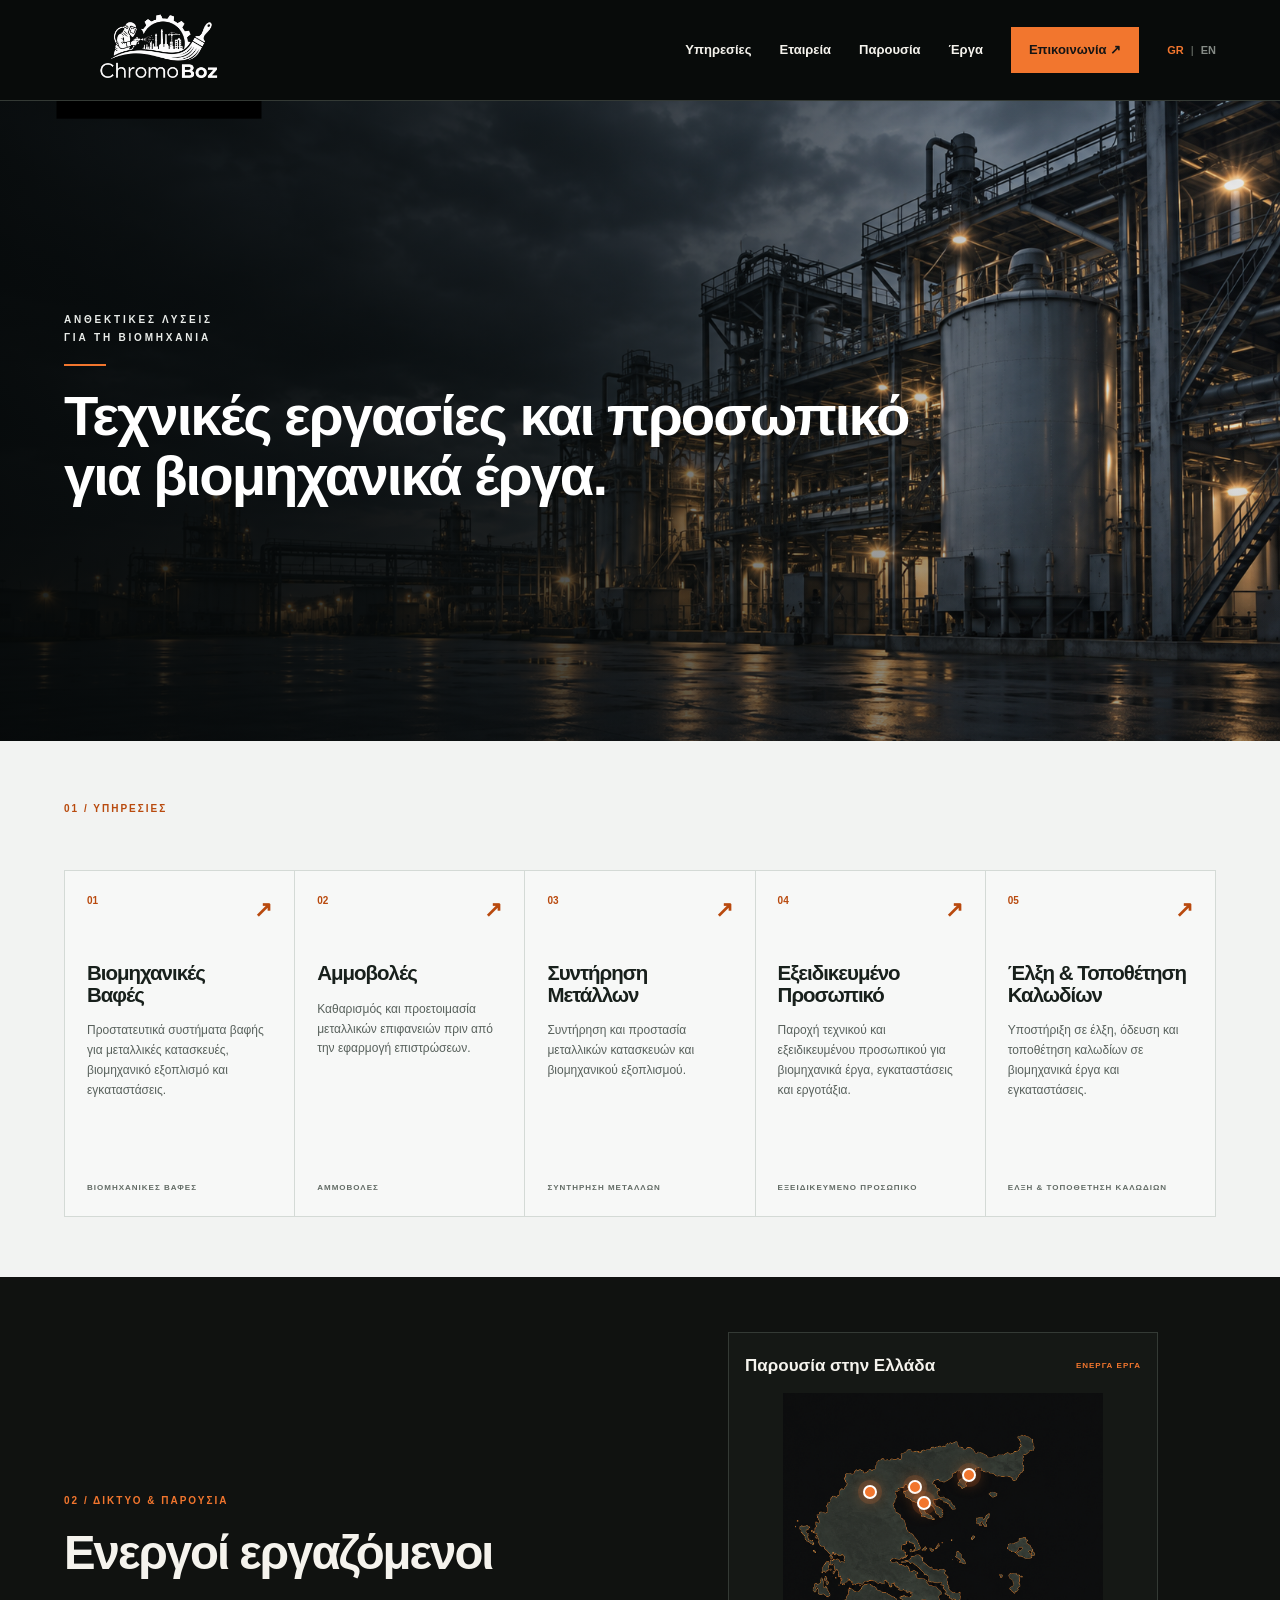
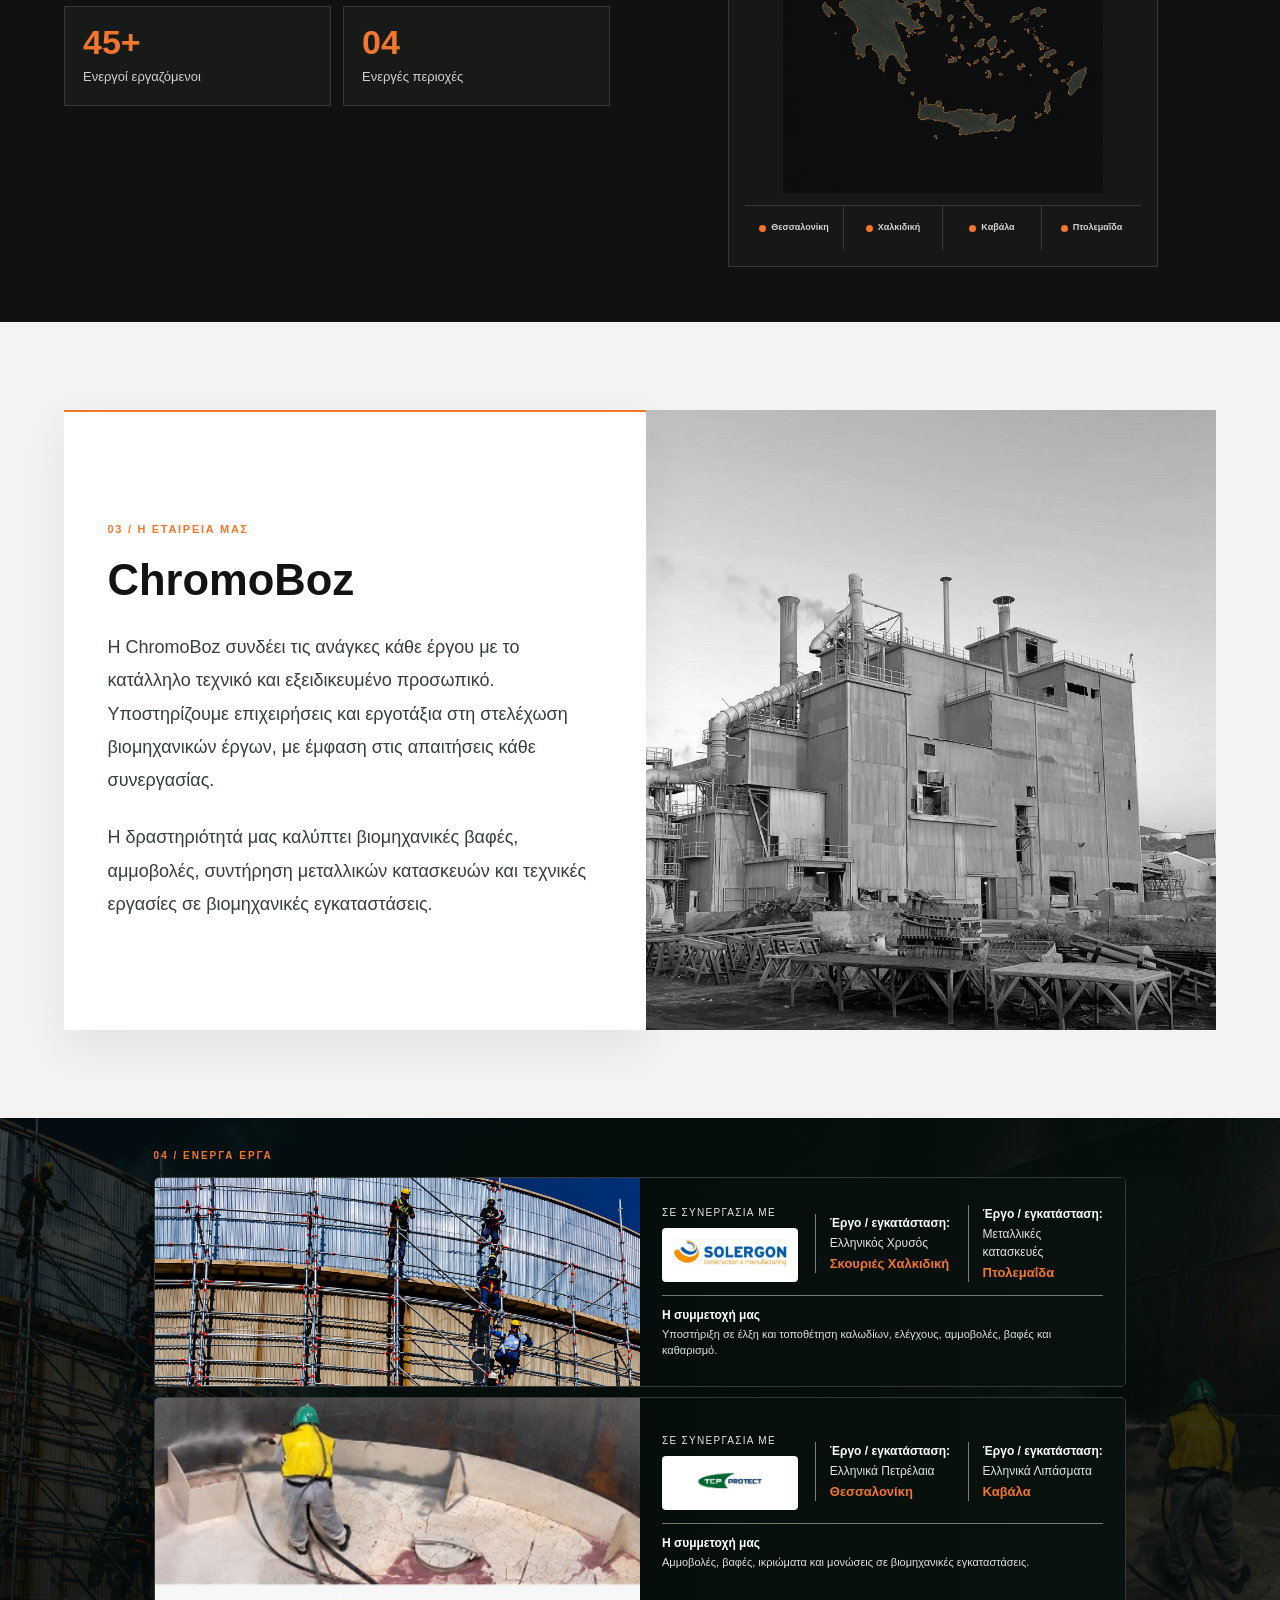
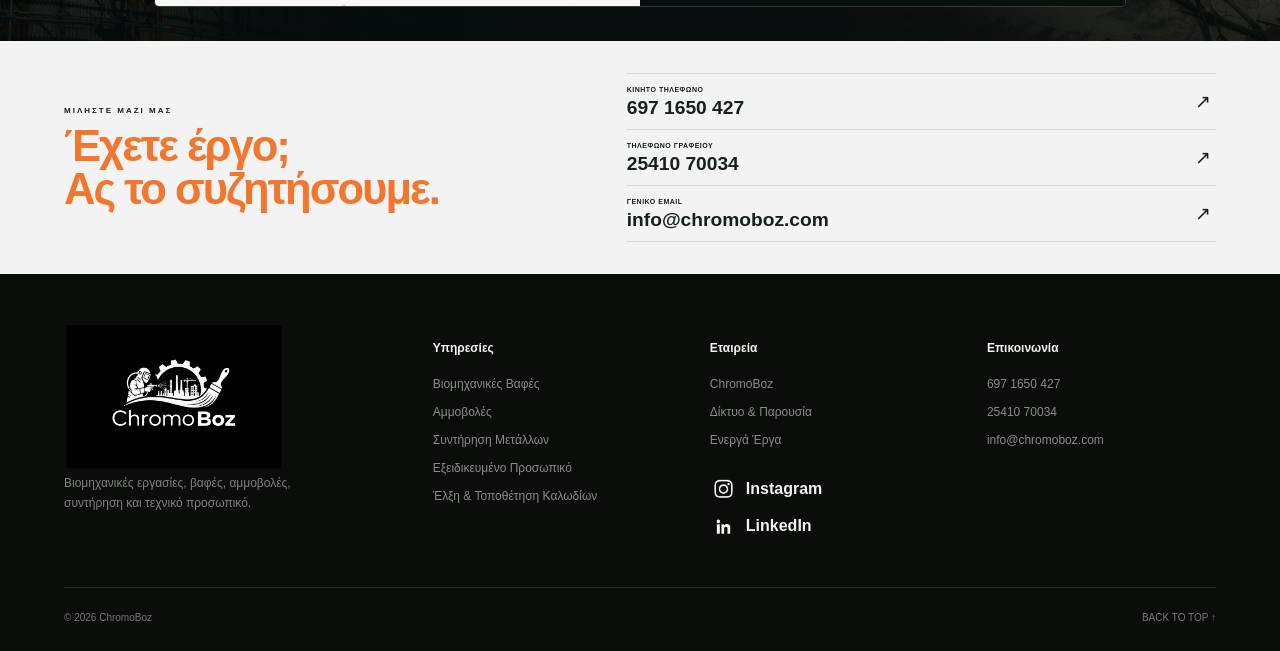
<file: index.html>
<!DOCTYPE html>
<html lang="el">

<head>
  <meta charset="UTF-8">
  <meta name="viewport" content="width=device-width, initial-scale=1.0">

  <title>ChromoBoz | Βιομηχανικές Εργασίες & Τεχνικό Προσωπικό</title>

  <meta
    name="description"
    content="Βιομηχανικές βαφές, αμμοβολές, συντήρηση μεταλλικών κατασκευών, τεχνικό προσωπικό και εργασίες καλωδίων."
  >

  <link rel="stylesheet" href="styles.css?v=20261123-company-mobile">
  <link rel="canonical" href="https://chromoboz.com/">
  <link rel="alternate" hreflang="el" href="https://chromoboz.com/">
  <link rel="alternate" hreflang="x-default" href="https://chromoboz.com/">
  <meta property="og:site_name" content="ChromoBoz">
  <meta property="og:type" content="website">
  <meta property="og:url" content="https://chromoboz.com/">
  <meta property="og:title" content="ChromoBoz | Βιομηχανικές Εργασίες &amp; Τεχνικό Προσωπικό">
  <meta property="og:description" content="Βιομηχανικές βαφές, αμμοβολές, συντήρηση μεταλλικών κατασκευών, τεχνικό προσωπικό και εργασίες καλωδίων.">
  <meta property="og:locale" content="el_GR">
  <meta property="og:locale:alternate" content="en_GB">
  <script type="application/ld+json">
{
  "@context": "https://schema.org",
  "@graph": [
    {
      "@type": "WebSite",
      "@id": "https://chromoboz.com/#website",
      "name": "ChromoBoz",
      "url": "https://chromoboz.com/",
      "inLanguage": [
        "el",
        "en"
      ],
      "publisher": {
        "@id": "https://chromoboz.com/#organization"
      }
    },
    {
      "@type": "Organization",
      "@id": "https://chromoboz.com/#organization",
      "name": "ChromoBoz",
      "url": "https://chromoboz.com/",
      "logo": "https://chromoboz.com/new%20logo.png",
      "sameAs": [
        "https://www.instagram.com/ChromoBoz/",
        "https://www.linkedin.com/company/ChromoBoz/"
      ]
    }
  ]
}
  </script>
  <link rel="icon" href="/favicon.ico" sizes="any">
  <link rel="icon" type="image/png" href="/favicon.png" sizes="256x256">
  <link rel="apple-touch-icon" href="/apple-touch-icon.png">
</head>

<body>

  <!-- =====================================================
       HEADER
       ===================================================== -->

  <header class="header">

    <div class="shell header-inner">

      <a href="#home" class="logo" aria-label="ChromoBoz">
        <img src="new%20logo.png" alt="ChromoBoz">
      </a>

      <button
        class="menu-button"
        type="button"
        aria-label="Μενού"
        aria-expanded="false"
      >
        ☰
      </button>

      <nav class="nav">

        <a href="#services">Υπηρεσίες</a>
        <a href="#about">Εταιρεία</a>
        <a href="#presence">Παρουσία</a>
        <a href="#projects">Έργα</a>

        <a href="#contact" class="nav-button">
          Επικοινωνία ↗
        </a>

        <div class="language-switcher">
          <a href="index.html" class="active">GR</a>
          <span>|</span>
          <a href="en.html">EN</a>
        </div>

      </nav>

    </div>

  </header>


  <main>

    <!-- =====================================================
         HERO
         ===================================================== -->

    <section class="hero" id="home">

      <img
        src="anaicon.png"
        alt=""
        class="hero-background"
        fetchpriority="high"
      >

      <div class="hero-shade"></div>

      <div class="shell hero-inner">

        <div class="hero-copy">

          <p class="kicker">
            ΑΝΘΕΚΤΙΚΕΣ ΛΥΣΕΙΣ<br>
            ΓΙΑ ΤΗ ΒΙΟΜΗΧΑΝΙΑ
          </p>

          <h1>
            Τεχνικές εργασίες και προσωπικό<br>
            για βιομηχανικά έργα.
          </h1>

          <p
          </p>

          

        </div>

      </div>

    </section>


    <!-- =====================================================
         SERVICES
         ===================================================== -->

    <section class="services" id="services">

      <div class="shell">

       <div class="section-heading">

  <div>
    <p class="kicker">01 / ΥΠΗΡΕΣΙΕΣ</p>

    <p>
    </p>
  </div>

</div>


<div class="service-grid">
          <!-- 01 -->

          <a
            href="#contact"
            class="service-card"
            style="--service-image:url('service-paint.webp');"
          >

            <div class="service-meta">
              <span>01</span>
              <span class="service-arrow">↗</span>
            </div>

            <h3>
              Βιομηχανικές<br>
              Βαφές
            </h3>

            <p>
              Προστατευτικά συστήματα βαφής για μεταλλικές κατασκευές,
              βιομηχανικό εξοπλισμό και εγκαταστάσεις.
            </p>

            <small>ΒΙΟΜΗΧΑΝΙΚΕΣ ΒΑΦΕΣ</small>

          </a>


          <!-- 02 -->

          <a
            href="#contact"
            class="service-card"
            style="--service-image:url('service-blasting.webp');"
          >

            <div class="service-meta">
              <span>02</span>
              <span class="service-arrow">↗</span>
            </div>

            <h3>
              Αμμοβολές
            </h3>

            <p>
              Καθαρισμός και προετοιμασία μεταλλικών επιφανειών
              πριν από την εφαρμογή επιστρώσεων.
            </p>

            <small>ΑΜΜΟΒΟΛΕΣ</small>

          </a>


          <!-- 03 -->

          <a
            href="#contact"
            class="service-card"
            style="--service-image:url('service-maintenance.webp');"
          >

            <div class="service-meta">
              <span>03</span>
              <span class="service-arrow">↗</span>
            </div>

            <h3>
              Συντήρηση<br>
              Μετάλλων
            </h3>

            <p>
              Συντήρηση και προστασία μεταλλικών κατασκευών
              και βιομηχανικού εξοπλισμού.
            </p>

            <small>ΣΥΝΤΗΡΗΣΗ ΜΕΤΑΛΛΩΝ</small>

          </a>


          <!-- 04 -->

          <a
            href="#contact"
            class="service-card"
            style="--service-image:url('service-personnel.webp');"
          >

            <div class="service-meta">
              <span>04</span>
              <span class="service-arrow">↗</span>
            </div>

            <h3>
              Εξειδικευμένο<br>
              Προσωπικό
            </h3>

            <p>
              Παροχή τεχνικού και εξειδικευμένου προσωπικού
              για βιομηχανικά έργα, εγκαταστάσεις και εργοτάξια.
            </p>

            <small>ΕΞΕΙΔΙΚΕΥΜΕΝΟ ΠΡΟΣΩΠΙΚΟ</small>

          </a>


          <!-- 05 -->

          <a
            href="#contact"
            class="service-card service-cable"
            style="--service-image:url('kaladio.png');"
          >

            <div class="service-meta">
              <span>05</span>
              <span class="service-arrow">↗</span>
            </div>

            <h3>
              Έλξη &amp; Τοποθέτηση<br>
              Καλωδίων
            </h3>

            <p>
              Υποστήριξη σε έλξη, όδευση και τοποθέτηση καλωδίων
              σε βιομηχανικά έργα και εγκαταστάσεις.
            </p>

            <small>ΕΛΞΗ &amp; ΤΟΠΟΘΕΤΗΣΗ ΚΑΛΩΔΙΩΝ</small>
          </a>

        </div>

      </div>

    </section>


    <!-- =====================================================
         PRESENCE
         ===================================================== -->

    <section class="presence" id="presence">

      <div class="shell presence-grid">

        <div class="presence-copy">

          <p class="kicker">
            02 / ΔΙΚΤΥΟ &amp; ΠΑΡΟΥΣΙΑ
          </p>

          <h2>
            Ενεργοί εργαζόμενοι
          </h2>

          <div class="metric-grid">

            <div class="metric">
              <strong>45+</strong>
              <span>Ενεργοί εργαζόμενοι</span>
            </div>

            <div class="metric">
              <strong>04</strong>
              <span>Ενεργές περιοχές</span>
            </div>

          </div>

        </div>


        <div class="map-card">

          <div class="map-header">

            <h3>Παρουσία στην Ελλάδα</h3>

            <span>ΕΝΕΡΓΑ ΕΡΓΑ</span>

          </div>


          <div class="map-stage">

            <img
              src="greece-map-dark.png?v=6"
              alt="Χάρτης της Ελλάδας"
              class="map-image"
            >

            <button
              class="map-pin"
              type="button"
              aria-label="Θεσσαλονίκη"
              style="top:21%;left:38%;"
            >
              <span></span>
              <b>Θεσσαλονίκη</b>
            </button>

            <button
              class="map-pin map-pin-bottom"
              type="button"
              aria-label="Χαλκιδική"
              style="top:25%;left:41%;"
            >
              <span></span>
              <b>Χαλκιδική</b>
            </button>

            <button
              class="map-pin"
              type="button"
              aria-label="Καβάλα"
              style="top:18%;left:55%;"
            >
              <span></span>
              <b>Καβάλα</b>
            </button>


            <button
              class="map-pin"
              type="button"
              aria-label="Πτολεμαΐδα"
              style="top:22.3%;left:24%;"
            >
              <span></span>
              <b>Πτολεμαΐδα</b>
            </button>
          </div>


          <div class="map-locations">

            <span>
              <i></i>
              Θεσσαλονίκη
            </span>

            <span>
              <i></i>
              Χαλκιδική
            </span>

            <span>
              <i></i>
              Καβάλα
            </span>


            <span>
              <i></i>
              Πτολεμαΐδα
            </span>
          </div>

        </div>

      </div>

    </section>


    <!-- =====================================================
         COMPANY
         ===================================================== -->

    <section class="company-section" id="about">

      <div class="shell company-layout">

        <div class="company-card">

          <p class="company-label">
            03 / Η ΕΤΑΙΡΕΙΑ ΜΑΣ
          </p>

          <h2>
            ChromoBoz
          </h2>

          <p>
            Η ChromoBoz συνδέει τις ανάγκες κάθε έργου με το κατάλληλο
            τεχνικό και εξειδικευμένο προσωπικό. Υποστηρίζουμε επιχειρήσεις
            και εργοτάξια στη στελέχωση βιομηχανικών έργων, με έμφαση
            στις απαιτήσεις κάθε συνεργασίας.
          </p>

          <p>
            Η δραστηριότητά μας καλύπτει βιομηχανικές βαφές,
            αμμοβολές, συντήρηση μεταλλικών κατασκευών και τεχνικές
            εργασίες σε βιομηχανικές εγκαταστάσεις.
          </p>

         

        </div>


        <div class="company-image">

          <img
            src="plant.webp"
            alt="Βιομηχανική εγκατάσταση"
            loading="lazy"
          >

        </div>

      </div>

    </section>


    <!-- =====================================================
         ACTIVE PROJECTS
         ===================================================== -->

    <section id="projects" class="partnership-projects">

      <div class="shell partnership-shell">

        <p class="partnership-kicker">
          04 / ΕΝΕΡΓΑ ΕΡΓΑ
        </p>


        <div class="partnership-list">

          <!-- SOLERGON -->

          <article class="partnership-card">

            <div class="partnership-photo">

              <img
                src="project-scaffolding.png"
                alt="Εργασίες σε βιομηχανική εγκατάσταση στη Χαλκιδική"
                loading="lazy"
              >

            </div>


            <div class="partnership-info">

              <div class="partnership-top partnership-top-tcp">

                <div class="partner-company">

                  <p class="partner-label">
                    ΣΕ ΣΥΝΕΡΓΑΣΙΑ ΜΕ
                  </p>

                  <div class="partner-logo">

                    <img
                      src="solergon-logo.png"
                      alt="SOLERGON"
                    >

                  </div>

                </div>


                <div class="project-location">

                  <strong>
                    Έργο / εγκατάσταση:
                  </strong>

                  <span>
                    Ελληνικός Χρυσός
                  </span>

                  <b>
                   Σκουριές Χαλκιδική
                  </b>

                </div>


                <div class="project-location">

                  <strong>
                    Έργο / εγκατάσταση:
                  </strong>

                  <span>
                    Μεταλλικές κατασκευές
                  </span>

                  <b>
                    Πτολεμαΐδα
                  </b>

                </div>
              </div>


              <div class="partnership-divider"></div>


              <div class="partnership-role">

                <strong>
                  Η συμμετοχή μας
                </strong>

                <p>
                  Υποστήριξη σε έλξη και τοποθέτηση καλωδίων,
                  ελέγχους, αμμοβολές, βαφές και καθαρισμό.
                </p>

              </div>

            </div>

          </article>


          <!-- TCP -->

          <article class="partnership-card">

            <div class="partnership-photo">

              <img
                src="project-blasting.jpeg"
                alt="Εργασίες αμμοβολής"
                loading="lazy"
              >

            </div>


            <div class="partnership-info">

              <div class="partnership-top partnership-top-tcp">

                <div class="partner-company">

                  <p class="partner-label">
                    ΣΕ ΣΥΝΕΡΓΑΣΙΑ ΜΕ
                  </p>

                  <div class="partner-logo">

                    <img
                      src="tcp-protect-logo.png"
                      alt="TCP PROTECT"
                    >

                  </div>

                </div>


                <div class="project-location">

                  <strong>
                    Έργο / εγκατάσταση:
                  </strong>

                  <span>
                    Ελληνικά Πετρέλαια
                  </span>

                  <b>
                    Θεσσαλονίκη
                  </b>

                </div>


                <div class="project-location">

                  <strong>
                    Έργο / εγκατάσταση:
                  </strong>

                  <span>
                    Ελληνικά Λιπάσματα
                  </span>

                  <b>
                    Καβάλα
                  </b>

                </div>

              </div>


              <div class="partnership-divider"></div>


              <div class="partnership-role">

                <strong>
                  Η συμμετοχή μας
                </strong>

                <p>
                  Αμμοβολές, βαφές, ικριώματα και μονώσεις
                  σε βιομηχανικές εγκαταστάσεις.
                </p>

              </div>

            </div>

          </article>

        </div>

      </div>

    </section>


    <!-- =====================================================
         CONTACT
         ===================================================== -->

    <section class="contact" id="contact">

      <div class="shell contact-grid">

        <div>

          <p class="kicker contact-kicker">
            ΜΙΛΗΣΤΕ ΜΑΖΙ ΜΑΣ
          </p>

          <h2>
            Έχετε έργο;<br>
            Ας το συζητήσουμε.
          </h2>

        </div>


        <div class="contact-links">

          <a href="tel:6971650427">

            <small>
              ΚΙΝΗΤΟ ΤΗΛΕΦΩΝΟ
            </small>

            <strong>
              697 1650 427
            </strong>

            <span>↗</span>

          </a>


          <a href="tel:2541070034">

            <small>
              ΤΗΛΕΦΩΝΟ ΓΡΑΦΕΙΟΥ
            </small>

            <strong>
              25410 70034
            </strong>

            <span>↗</span>

          </a>


          <a href="mailto:info@chromoboz.com">

            <small>
              ΓΕΝΙΚΟ EMAIL
            </small>

            <strong>
              info@chromoboz.com
            </strong>

            <span>↗</span>

          </a>

        </div>

      </div>

    </section>

  </main>


  <!-- =====================================================
       FOOTER
       ===================================================== -->

  <footer class="footer">

    <div class="shell footer-grid">

      <div class="footer-brand">

        <div class="footer-logo-frame">

          <img
            src="new%20logo.png"
            alt="ChromoBoz"
          >

        </div>

        <p>
          Βιομηχανικές εργασίες, βαφές, αμμοβολές,
          συντήρηση και τεχνικό προσωπικό.
        </p>

      </div>


      <div class="footer-column">

        <strong>Υπηρεσίες</strong>

        <a href="#services">Βιομηχανικές Βαφές</a>
        <a href="#services">Αμμοβολές</a>
        <a href="#services">Συντήρηση Μετάλλων</a>
        <a href="#services">Εξειδικευμένο Προσωπικό</a>
        <a href="#services">Έλξη &amp; Τοποθέτηση Καλωδίων</a>

      </div>


      <div class="footer-column">

        <strong>Εταιρεία</strong>

        <a href="#about">ChromoBoz</a>
        <a href="#presence">Δίκτυο &amp; Παρουσία</a>
        <a href="#projects">Ενεργά Έργα</a>

        <div class="footer-socials">

          <a
            href="https://www.instagram.com/ChromoBoz"
            target="_blank"
            rel="noopener noreferrer"
            class="footer-social-link"
          >
            <img src="instagram-icon.png" alt="">
            <span>Instagram</span>
          </a>

          <a
            href="https://www.linkedin.com/company/ChromoBoz/"
            target="_blank"
            rel="noopener noreferrer"
            class="footer-social-link"
          >
            <img src="linkedin-icon.png" alt="">
            <span>LinkedIn</span>
          </a>

        </div>

      </div>


      <div class="footer-column">

        <strong>Επικοινωνία</strong>

        <a href="tel:6971650427">
           697 1650 427
        </a>

        <a href="tel:2541070034">
          25410 70034
        </a>

        <a href="mailto:info@chromoboz.com">
          info@chromoboz.com
        </a>

      </div>

    </div>


    <div class="shell footer-bottom">

      <span>
        © 2026 ChromoBoz
      </span>

      <a href="#home">
        BACK TO TOP ↑
      </a>

    </div>

  </footer>


  <!-- MOBILE MENU -->

  <script>
    const menuButton = document.querySelector(".menu-button");
    const navigation = document.querySelector(".nav");

    if (menuButton && navigation) {
      menuButton.addEventListener("click", () => {
        const open = navigation.classList.toggle("open");
        menuButton.setAttribute("aria-expanded", open ? "true" : "false");
      });

      navigation.querySelectorAll("a").forEach(link => {
        link.addEventListener("click", () => {
          navigation.classList.remove("open");
          menuButton.setAttribute("aria-expanded", "false");
        });
      });
    }
  </script>

</body>
</html>
</file>
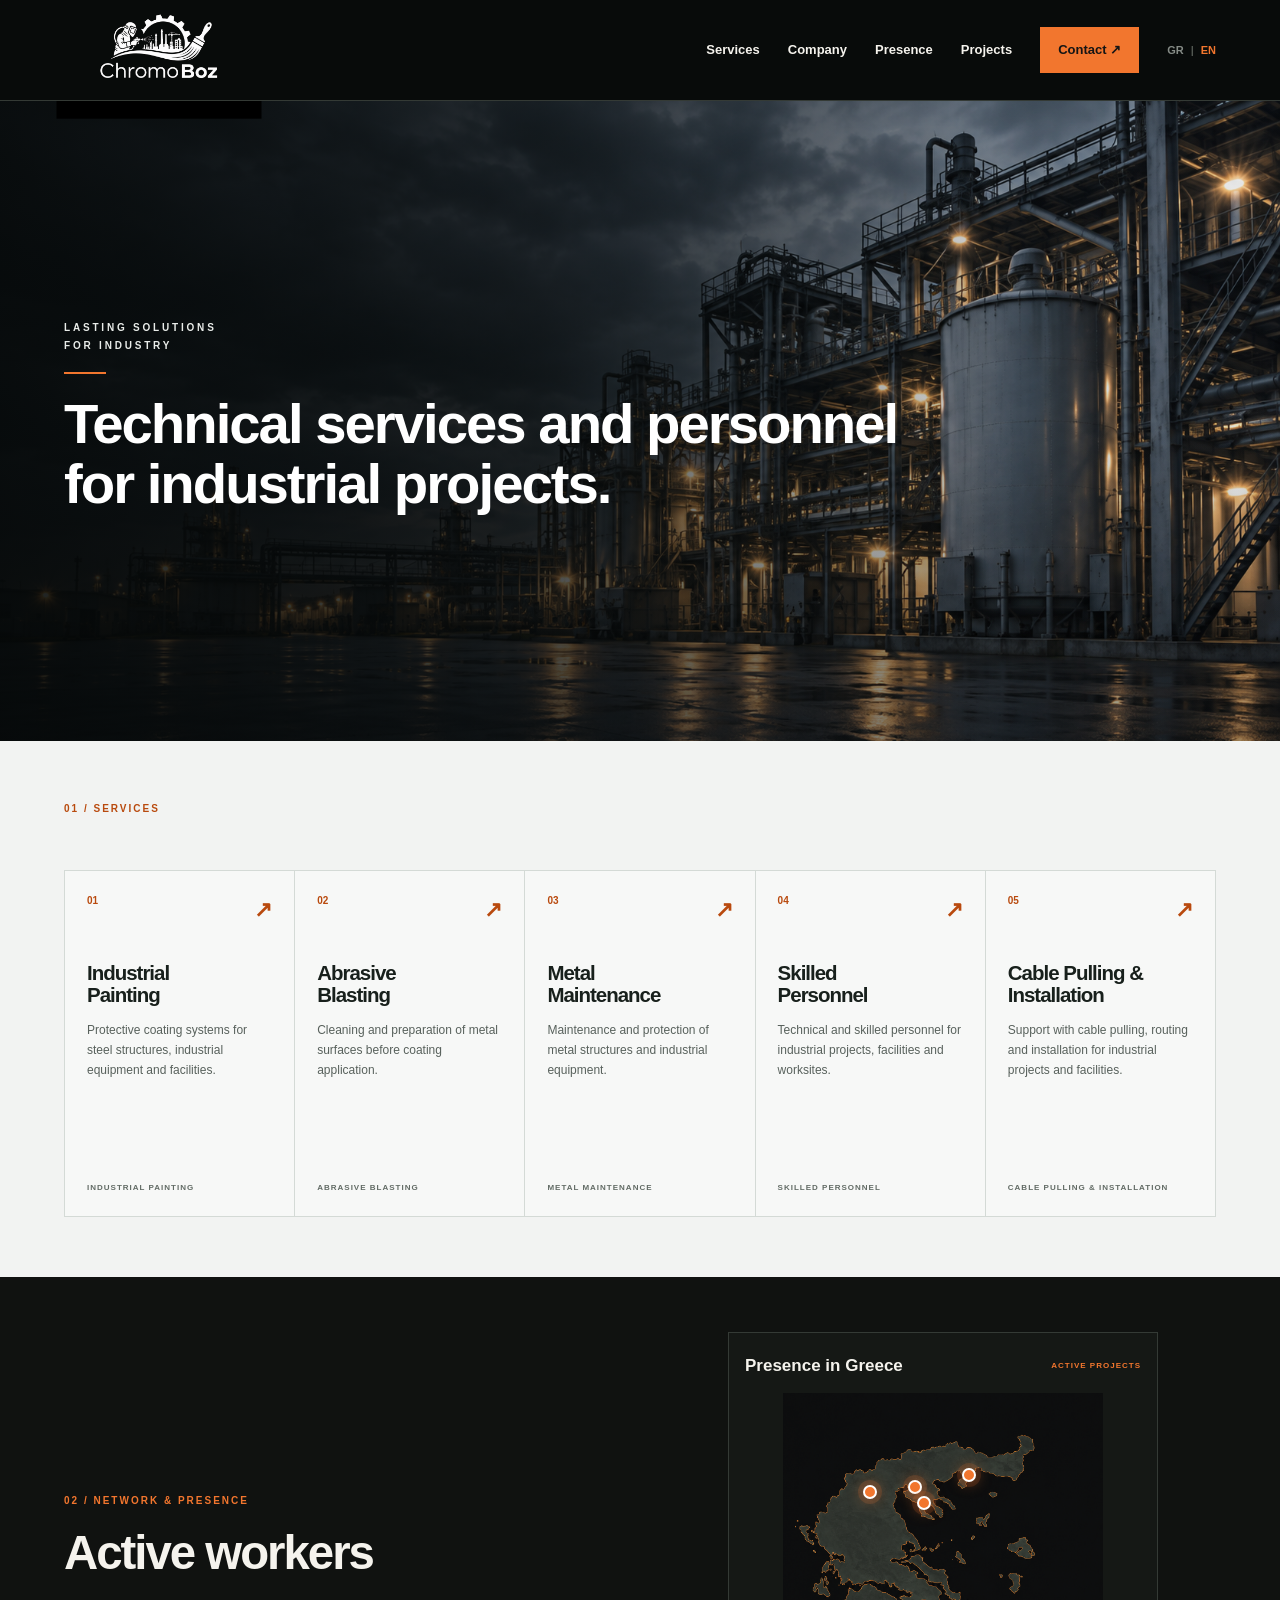
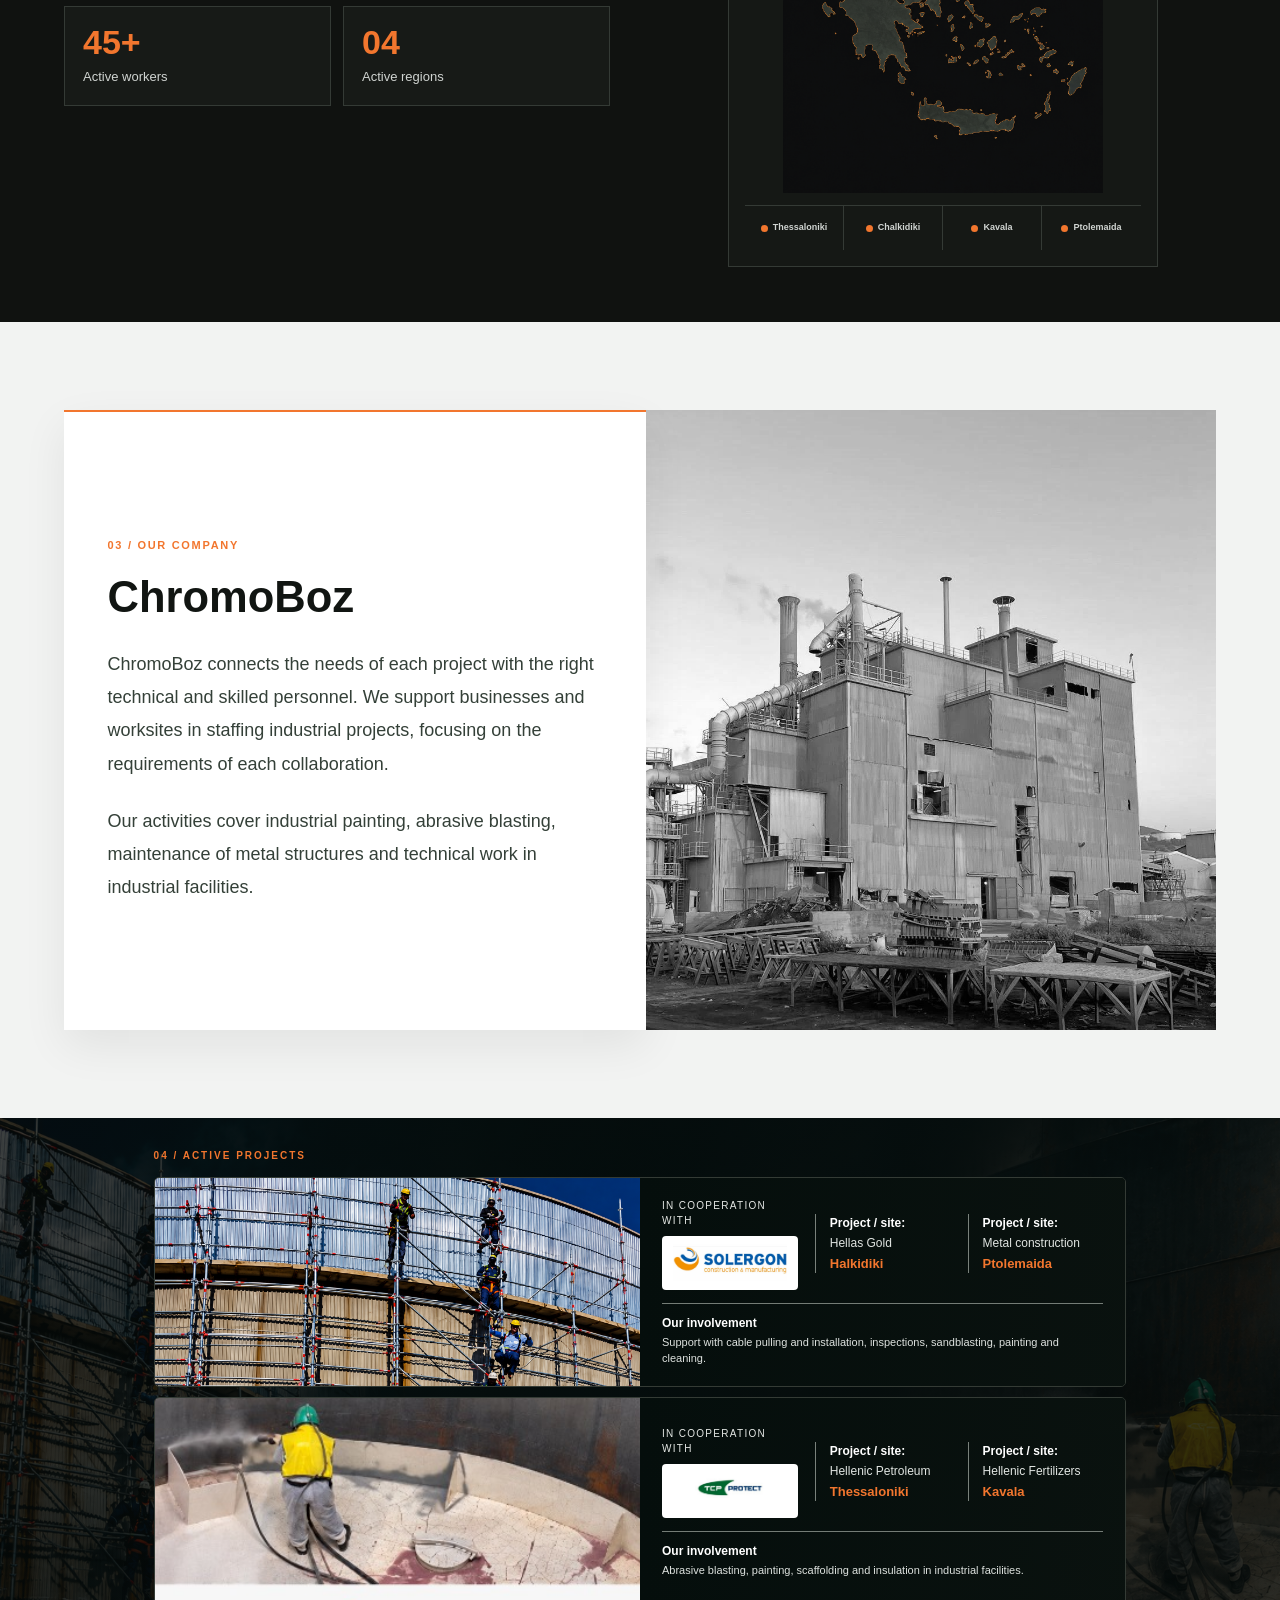
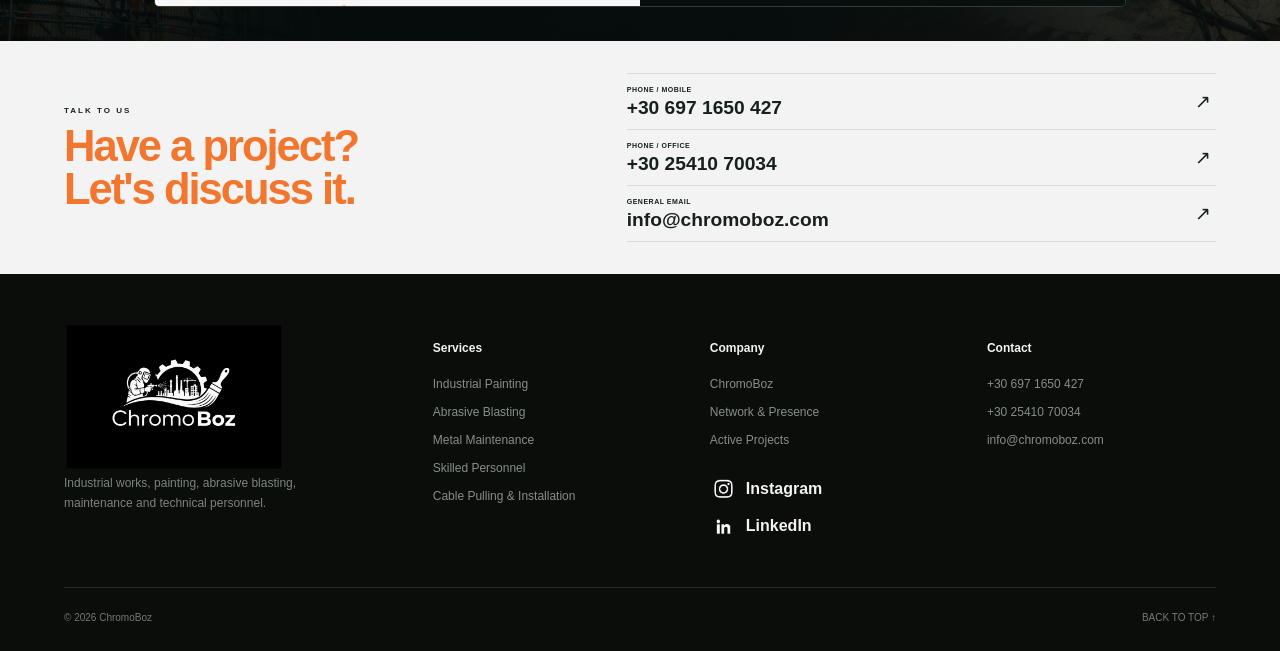
<file: en.html>
<!DOCTYPE html>
<html lang="en">

<head>
  <meta charset="UTF-8">
  <meta name="viewport" content="width=device-width, initial-scale=1.0">
  <meta name="robots" content="noindex, follow">

  <title>ChromoBoz | Industrial Works & Technical Personnel</title>

  <meta
    name="description"
    content="Industrial painting, abrasive blasting, metal maintenance, technical personnel and cable installation services."
  >

  <link rel="stylesheet" href="styles.css?v=20261123-company-mobile">
  <link rel="canonical" href="https://chromoboz.com/en.html">
  <link rel="alternate" hreflang="el" href="https://chromoboz.com/">
  <link rel="alternate" hreflang="x-default" href="https://chromoboz.com/">
  <meta property="og:site_name" content="ChromoBoz">
  <meta property="og:type" content="website">
  <meta property="og:url" content="https://chromoboz.com/en.html">
  <meta property="og:title" content="ChromoBoz | Industrial Works &amp; Technical Personnel">
  <meta property="og:description" content="Industrial painting, abrasive blasting, metal maintenance, technical personnel and cable installation services.">
  <meta property="og:locale" content="en_GB">
  <meta property="og:locale:alternate" content="el_GR">
  <script type="application/ld+json">
{
  "@context": "https://schema.org",
  "@graph": [
    {
      "@type": "WebSite",
      "@id": "https://chromoboz.com/#website",
      "name": "ChromoBoz",
      "url": "https://chromoboz.com/",
      "inLanguage": [
        "el",
        "en"
      ],
      "publisher": {
        "@id": "https://chromoboz.com/#organization"
      }
    },
    {
      "@type": "Organization",
      "@id": "https://chromoboz.com/#organization",
      "name": "ChromoBoz",
      "url": "https://chromoboz.com/",
      "logo": "https://chromoboz.com/new%20logo.png",
      "sameAs": [
        "https://www.instagram.com/ChromoBoz/",
        "https://www.linkedin.com/company/ChromoBoz/"
      ]
    }
  ]
}
  </script>
  <link rel="icon" href="/favicon.ico" sizes="any">
  <link rel="icon" type="image/png" href="/favicon.png" sizes="256x256">
  <link rel="apple-touch-icon" href="/apple-touch-icon.png">
</head>

<body>

  <!-- HEADER -->

  <header class="header">

    <div class="shell header-inner">

      <a href="#home" class="logo" aria-label="ChromoBoz">
        <img src="new%20logo.png" alt="ChromoBoz">
      </a>

      <button
        class="menu-button"
        type="button"
        aria-label="Menu"
        aria-expanded="false"
      >
        ☰
      </button>

      <nav class="nav">

        <a href="#services">Services</a>
        <a href="#about">Company</a>
        <a href="#presence">Presence</a>
        <a href="#projects">Projects</a>

        <a href="#contact" class="nav-button">
          Contact ↗
        </a>

        <div class="language-switcher">
          <a href="index.html">GR</a>
          <span>|</span>
          <a href="en.html" class="active">EN</a>
        </div>

      </nav>

    </div>

  </header>


  <main>

    <!-- HERO -->

    <section class="hero" id="home">

      <img
        src="anaicon.png"
        alt=""
        class="hero-background"
        fetchpriority="high"
      >

      <div class="hero-shade"></div>

      <div class="shell hero-inner">

        <div class="hero-copy">

          <p class="kicker">
            LASTING SOLUTIONS<br>
            FOR INDUSTRY
          </p>

          <h1>
            Technical services and personnel<br>
            for industrial projects.
          </h1>

        

          

        </div>

      </div>

    </section>


    <!-- SERVICES -->

    <section class="services" id="services">

      <div class="shell">

        <div class="section-heading">

          <div>

            <p class="kicker">
              01 / SERVICES
            </p>

          </div>

        </div>


        <div class="service-grid">

          <a
            href="#contact"
            class="service-card"
            style="--service-image:url('service-paint.webp');"
          >

            <div class="service-meta">
              <span>01</span>
              <span class="service-arrow">↗</span>
            </div>

            <h3>
              Industrial<br>
              Painting
            </h3>

            <p>
              Protective coating systems for steel structures,
              industrial equipment and facilities.
            </p>

            <small>
              INDUSTRIAL PAINTING
            </small>

          </a>


          <a
            href="#contact"
            class="service-card"
            style="--service-image:url('service-blasting.webp');"
          >

            <div class="service-meta">
              <span>02</span>
              <span class="service-arrow">↗</span>
            </div>

            <h3>
              Abrasive<br>
              Blasting
            </h3>

            <p>
              Cleaning and preparation of metal surfaces
              before coating application.
            </p>

            <small>
              ABRASIVE BLASTING
            </small>

          </a>


          <a
            href="#contact"
            class="service-card"
            style="--service-image:url('service-maintenance.webp');"
          >

            <div class="service-meta">
              <span>03</span>
              <span class="service-arrow">↗</span>
            </div>

            <h3>
              Metal<br>
              Maintenance
            </h3>

            <p>
              Maintenance and protection of metal structures
              and industrial equipment.
            </p>

            <small>
              METAL MAINTENANCE
            </small>

          </a>


          <a
            href="#contact"
            class="service-card"
            style="--service-image:url('service-personnel.webp');"
          >

            <div class="service-meta">
              <span>04</span>
              <span class="service-arrow">↗</span>
            </div>

            <h3>
              Skilled<br>
              Personnel
            </h3>

            <p>
              Technical and skilled personnel for industrial
              projects, facilities and worksites.
            </p>

            <small>
              SKILLED PERSONNEL
            </small>

          </a>


          <a
            href="#contact"
            class="service-card service-cable"
            style="--service-image:url('kaladio.png');"
          >

            <div class="service-meta">
              <span>05</span>
              <span class="service-arrow">↗</span>
            </div>

            <h3>
              Cable Pulling &amp;<br>
              Installation
            </h3>

            <p>
              Support with cable pulling, routing and installation
              for industrial projects and facilities.
            </p>

            <small>
              CABLE PULLING &amp; INSTALLATION
            </small>

          </a>

        </div>

      </div>

    </section>


    <!-- PRESENCE -->

    <section class="presence" id="presence">

      <div class="shell presence-grid">

        <div class="presence-copy">

          <p class="kicker">
            02 / NETWORK &amp; PRESENCE
          </p>

          <h2>
            Active workers
          </h2>

          <div class="metric-grid">

            <div class="metric">

              <strong>
                45+
              </strong>

              <span>
                Active workers
              </span>

            </div>

            <div class="metric">

              <strong>
                04
              </strong>

              <span>
                Active regions
              </span>

            </div>

          </div>

        </div>


        <div class="map-card">

          <div class="map-header">

            <h3>
              Presence in Greece
            </h3>

            <span>
              ACTIVE PROJECTS
            </span>

          </div>


          <div class="map-stage">

            <img
              src="greece-map-dark.png?v=6"
              alt="Map of Greece"
              class="map-image"
            >

            <button
              class="map-pin"
              type="button"
              aria-label="Thessaloniki"
              style="top:21%;left:38%;"
            >
              <span></span>
              <b>Thessaloniki</b>
            </button>

            <button
              class="map-pin map-pin-bottom"
              type="button"
              aria-label="Chalkidiki"
              style="top:25%;left:41%;"
            >
              <span></span>
              <b>Chalkidiki</b>
            </button>

            <button
              class="map-pin"
              type="button"
              aria-label="Kavala"
              style="top:18%;left:55%;"
            >
              <span></span>
              <b>Kavala</b>
            </button>


            <button
              class="map-pin"
              type="button"
              aria-label="Ptolemaida"
              style="top:22.3%;left:24%;"
            >
              <span></span>
              <b>Ptolemaida</b>
            </button>
          </div>


          <div class="map-locations">

            <span>
              <i></i>
              Thessaloniki
            </span>

            <span>
              <i></i>
              Chalkidiki
            </span>

            <span>
              <i></i>
              Kavala
            </span>


            <span>
              <i></i>
              Ptolemaida
            </span>
          </div>

        </div>

      </div>

    </section>


    <!-- COMPANY -->

    <section class="company-section" id="about">

      <div class="shell company-layout">

        <div class="company-card">

          <p class="company-label">
            03 / OUR COMPANY
          </p>

          <h2>
            ChromoBoz
          </h2>

          <p>
            ChromoBoz connects the needs of each project with the right
            technical and skilled personnel. We support businesses and
            worksites in staffing industrial projects, focusing on
            the requirements of each collaboration.
          </p>

          <p>
            Our activities cover industrial painting, abrasive blasting,
            maintenance of metal structures and technical work in
            industrial facilities.
          </p>

          

        </div>


        <div class="company-image">

          <img
            src="plant.webp"
            alt="Industrial facility"
            loading="lazy"
          >

        </div>

      </div>

    </section>


    <!-- ACTIVE PROJECTS -->

    <section id="projects" class="partnership-projects">

      <div class="shell partnership-shell">

        <p class="partnership-kicker">
          04 / ACTIVE PROJECTS
        </p>


        <div class="partnership-list">

          <article class="partnership-card">

            <div class="partnership-photo">

              <img
                src="project-scaffolding.png"
                alt="Industrial works in Halkidiki"
                loading="lazy"
              >

            </div>


            <div class="partnership-info">

              <div class="partnership-top partnership-top-tcp">

                <div class="partner-company">

                  <p class="partner-label">
                    IN COOPERATION WITH
                  </p>

                  <div class="partner-logo">

                    <img
                      src="solergon-logo.png"
                      alt="SOLERGON"
                    >

                  </div>

                </div>


                <div class="project-location">

                  <strong>
                    Project / site:
                  </strong>

                  <span>
                    Hellas Gold
                  </span>

                  <b>
                    Halkidiki
                  </b>

                </div>


                <div class="project-location">

                  <strong>
                    Project / site:
                  </strong>

                  <span>
                    Metal construction
                  </span>

                  <b>
                    Ptolemaida
                  </b>

                </div>
              </div>


              <div class="partnership-divider"></div>


              <div class="partnership-role">

                <strong>
                  Our involvement
                </strong>

                <p>
                  Support with cable pulling and installation,
                  inspections, sandblasting, painting and cleaning.
                </p>

              </div>

            </div>

          </article>


          <article class="partnership-card">

            <div class="partnership-photo">

              <img
                src="project-blasting.jpeg"
                alt="Abrasive blasting work"
                loading="lazy"
              >

            </div>


            <div class="partnership-info">

              <div class="partnership-top partnership-top-tcp">

                <div class="partner-company">

                  <p class="partner-label">
                    IN COOPERATION WITH
                  </p>

                  <div class="partner-logo">

                    <img
                      src="tcp-protect-logo.png"
                      alt="TCP PROTECT"
                    >

                  </div>

                </div>


                <div class="project-location">

                  <strong>
                    Project / site:
                  </strong>

                  <span>
                    Hellenic Petroleum
                  </span>

                  <b>
                    Thessaloniki
                  </b>

                </div>


                <div class="project-location">

                  <strong>
                    Project / site:
                  </strong>

                  <span>
                    Hellenic Fertilizers
                  </span>

                  <b>
                    Kavala
                  </b>

                </div>

              </div>


              <div class="partnership-divider"></div>


              <div class="partnership-role">

                <strong>
                  Our involvement
                </strong>

                <p>
                  Abrasive blasting, painting, scaffolding and insulation
                  in industrial facilities.
                </p>

              </div>

            </div>

          </article>

        </div>

      </div>

    </section>


    <!-- CONTACT -->

    <section class="contact" id="contact">

      <div class="shell contact-grid">

        <div>

          <p class="kicker contact-kicker">
            TALK TO US
          </p>

          <h2>
            Have a project?<br>
            Let's discuss it.
          </h2>

        </div>


        <div class="contact-links">

          <a href="tel:+306971650427">

            <small>
              PHONE / MOBILE
            </small>

            <strong>
              +30 697 1650 427
            </strong>

            <span>↗</span>

          </a>


          <a href="tel:+302541070034">

            <small>
              PHONE / OFFICE
            </small>

            <strong>
             +30 25410 70034
            </strong>

            <span>↗</span>

          </a>


          <a href="mailto:info@chromoboz.com">

            <small>
              GENERAL EMAIL
            </small>

            <strong>
              info@chromoboz.com
            </strong>

            <span>↗</span>

          </a>

        </div>

      </div>

    </section>

  </main>


  <!-- FOOTER -->

  <footer class="footer">

    <div class="shell footer-grid">

      <div class="footer-brand">

        <div class="footer-logo-frame">

          <img
            src="new%20logo.png"
            alt="ChromoBoz"
          >

        </div>

        <p>
          Industrial works, painting, abrasive blasting,
          maintenance and technical personnel.
        </p>

      </div>


      <div class="footer-column">

        <strong>
          Services
        </strong>

        <a href="#services">Industrial Painting</a>
        <a href="#services">Abrasive Blasting</a>
        <a href="#services">Metal Maintenance</a>
        <a href="#services">Skilled Personnel</a>
        <a href="#services">Cable Pulling &amp; Installation</a>

      </div>


      <div class="footer-column">

        <strong>
          Company
        </strong>

        <a href="#about">ChromoBoz</a>
        <a href="#presence">Network &amp; Presence</a>
        <a href="#projects">Active Projects</a>

        <div class="footer-socials">

          <a
            href="https://www.instagram.com/ChromoBoz"
            target="_blank"
            rel="noopener noreferrer"
            class="footer-social-link"
          >

            <img src="instagram-icon.png" alt="">
            <span>Instagram</span>

          </a>


          <a
            href="https://www.linkedin.com/company/ChromoBoz/"
            target="_blank"
            rel="noopener noreferrer"
            class="footer-social-link"
          >

            <img src="linkedin-icon.png" alt="">
            <span>LinkedIn</span>

          </a>

        </div>

      </div>


      <div class="footer-column">

        <strong>
          Contact
        </strong>

        <a href="tel:+306971650427">
          +30 697 1650 427
        </a>

        <a href="tel:+302541070034">
          +30 25410 70034
        </a>

        <a href="mailto:info@chromoboz.com">
          info@chromoboz.com
        </a>

      </div>

    </div>


    <div class="shell footer-bottom">

      <span>
        © 2026 ChromoBoz
      </span>

      <a href="#home">
        BACK TO TOP ↑
      </a>

    </div>

  </footer>


  <script>
    const menuButton = document.querySelector(".menu-button");
    const navigation = document.querySelector(".nav");

    if (menuButton && navigation) {
      menuButton.addEventListener("click", () => {
        const open = navigation.classList.toggle("open");
        menuButton.setAttribute("aria-expanded", open ? "true" : "false");
      });

      navigation.querySelectorAll("a").forEach(link => {
        link.addEventListener("click", () => {
          navigation.classList.remove("open");
          menuButton.setAttribute("aria-expanded", "false");
        });
      });
    }
  </script>

</body>
</html>
</file>
<file: styles.css>
@charset "UTF-8";

/* =========================================================
   CHROMOBOZ
   CLEAN REBUILD
   ========================================================= */

:root {
  --orange: #f2762e;
  --orange-light: #ff8a45;

  --dark: #101210;
  --dark-2: #080b0a;
  --dark-3: #161a17;

  --white: #f5f3ed;
  --paper: #f2f3f2;

  --text-dark: #18201c;
  --muted: #56605a;

  --line-dark: #343a35;
  --line-light: #d4dad6;

  --max-width: 1500px;
}


/* =========================================================
   RESET
   ========================================================= */

* {
  box-sizing: border-box;
}

html {
  scroll-behavior: smooth;
  scroll-padding-top: 100px;
}

body {
  margin: 0;

  background: var(--dark);
  color: var(--white);

  font-family:
    Arial,
    Helvetica,
    sans-serif;

  line-height: 1.5;

  overflow-x: hidden;
}

img {
  display: block;
  max-width: 100%;
}

a {
  color: inherit;
  text-decoration: none;
}

button {
  font: inherit;
}

h1,
h2,
h3,
p {
  margin-top: 0;
}

.shell {
  width: min(90%, var(--max-width));
  margin-inline: auto;
}

.kicker {
  margin: 0 0 20px;

  color: var(--orange);

  font-size: 10px;
  font-weight: 900;

  letter-spacing: 2px;
}


/* =========================================================
   HEADER
   ========================================================= */

.header {
  position: relative;
  z-index: 100;

  background: #080b0a;

  border-bottom: 1px solid var(--line-dark);
}

.header-inner {
  min-height: 100px;

  display: flex;
  align-items: center;
  justify-content: space-between;

  gap: 30px;
}


/* LOGO */

.logo {
  position: relative;
  width: 190px;
  height: 96px;
  flex: 0 0 auto;
  overflow: visible;
}

.logo img {
  position: absolute;
  width: 205px;
  max-width: none;
  height: auto;

  left: 50%;
  top: 50%;

  transform: translate(-50%, -50%);

  object-fit: contain;
  mix-blend-mode: lighten;
}


/* NAV */

.nav {
  display: flex;
  align-items: center;

  gap: 28px;

  font-size: 13px;
  font-weight: 700;
}

.nav > a:not(.nav-button) {
  position: relative;
}

.nav > a:not(.nav-button)::after {
  content: "";

  position: absolute;

  left: 0;
  bottom: -7px;

  width: 0;
  height: 1px;

  background: var(--orange);

  transition: width .2s ease;
}

.nav > a:not(.nav-button):hover::after {
  width: 100%;
}

.nav-button {
  padding: 13px 18px;

  background: var(--orange);
  color: #151515;
}

.nav-button:hover {
  background: var(--orange-light);
}


/* LANGUAGE */

.language-switcher {
  display: flex;
  align-items: center;

  gap: 7px;

  font-size: 11px;
  font-weight: 900;
}

.language-switcher a {
  color: #858b86;
}

.language-switcher a.active,
.language-switcher a:hover {
  color: var(--orange);
}

.language-switcher span {
  color: #515751;
}


/* MOBILE MENU BUTTON */

.menu-button {
  display: none;

  width: 46px;
  height: 42px;

  background: transparent;

  color: #fff;

  border: 1px solid var(--line-dark);

  cursor: pointer;
}


/* =========================================================
   HERO
   ========================================================= */

.hero {
  position: relative;

  min-height: 640px;

  overflow: hidden;
}

.hero-background {
  position: absolute;
  inset: 0;

  width: 100%;
  height: 100%;

  object-fit: cover;
  object-position: center;
}

.hero-shade {
  position: absolute;
  inset: 0;

  background:
    linear-gradient(
      90deg,
      rgba(5, 8, 8, .88) 0%,
      rgba(5, 8, 8, .68) 42%,
      rgba(5, 8, 8, .18) 78%,
      rgba(5, 8, 8, .08) 100%
    ),
    linear-gradient(
      0deg,
      rgba(0, 0, 0, .30),
      transparent 50%
    );
}

.hero-inner {
  position: relative;
  z-index: 2;

  min-height: 640px;

  display: flex;
  align-items: center;

  padding-top: 60px;
  padding-bottom: 70px;
}

.hero-copy {
  width: min(900px, 100%);
}

.hero-copy .kicker {
  color: #e9ece9;

  line-height: 1.8;

  letter-spacing: 2.8px;
}

.hero-copy .kicker::after {
  content: "";

  display: block;

  width: 42px;
  height: 2px;

  margin-top: 17px;

  background: var(--orange);
}

.hero h1 {
  margin: 0;

  max-width: 1050px;

  color: #fff;

  font-size: clamp(42px, 4.4vw, 72px);

  line-height: 1.06;

  letter-spacing: -2px;

  font-weight: 800;
}

.hero-text {
  max-width: 720px;

  margin: 25px 0 0;

  color: #e3e7e4;

  font-size: 17px;
  line-height: 1.7;
}

.hero-buttons {
  margin-top: 30px;
}


/* BUTTON */

.button {
  min-height: 56px;

  padding: 0 23px;

  display: inline-flex;
  align-items: center;
  justify-content: center;

  font-size: 13px;
  font-weight: 800;

  transition:
    transform .2s ease,
    background .2s ease;
}

.button:hover {
  transform: translateY(-2px);
}

.primary {
  background: var(--orange);
  color: #121412;
}

.primary:hover {
  background: var(--orange-light);
}


/* =========================================================
   SERVICES
   ========================================================= */

.services {
  padding: 60px 0;

  background: var(--paper);
  color: var(--text-dark);
}

.services .kicker {
  color: #b94a0e;
}

.section-heading {
  margin-bottom: 34px;

  display: flex;
  align-items: flex-end;
  justify-content: space-between;

  gap: 50px;
}

.section-heading h2 {
  margin: 0;

  font-size: clamp(36px, 3.7vw, 58px);

  line-height: 1.05;

  letter-spacing: -2px;
}

.section-heading > p {
  width: min(370px, 100%);

  margin: 0;

  color: var(--muted);

  font-size: 14px;
  line-height: 1.6;
}


/* SERVICE GRID */

.service-grid {
  width: 100%;

  display: grid;

  grid-template-columns:
    repeat(5, minmax(0, 1fr));

  gap: 1px;

  background: var(--line-light);

  border: 1px solid var(--line-light);

  overflow: hidden;
}


/* IMPORTANT:
   min-width 0 prevents Greek text from
   exploding the columns.
*/

.service-card {
  position: relative;

  min-width: 0;
  min-height: 345px;

  padding: 22px;

  display: flex;
  flex-direction: column;

  isolation: isolate;
  overflow: hidden;

  background: #f7f8f7;
  color: var(--text-dark);

  cursor: pointer;

  overflow-wrap: break-word;

  transition:
    transform .3s ease,
    background .3s ease;
}


/* SERVICE IMAGE */

.service-card::before {
  content: "";

  position: absolute;
  inset: 0;

  z-index: -2;

  background-image: var(--service-image);
  background-size: cover;
  background-position: center;

  opacity: 0;

  transform: scale(1.06);

  transition:
    opacity .35s ease,
    transform .5s ease;
}

.service-card::after {
  content: "";

  position: absolute;
  inset: 0;

  z-index: -1;

  background:
    linear-gradient(
      to bottom,
      rgba(5,7,5,.18),
      rgba(5,7,5,.88)
    );

  opacity: 0;

  transition: opacity .35s ease;
}

.service-card:hover {
  transform: translateY(-4px);

  color: #fff;
}

.service-card:hover::before {
  opacity: 1;

  transform: scale(1);
}

.service-card:hover::after {
  opacity: 1;
}


/* META */

.service-meta {
  display: flex;
  justify-content: space-between;

  gap: 10px;

  color: #b94a0e;

  font-size: 10px;
  font-weight: 900;
}

.service-arrow {
  font-size: 22px;
}


/* TITLE */

.service-card h3 {
  margin: 36px 0 16px;

  max-width: 100%;

  font-size: clamp(20px, 1.6vw, 27px);

  line-height: 1.06;

  letter-spacing: -1px;

  overflow-wrap: anywhere;
}


/* DESCRIPTION */

.service-card p {
  margin-bottom: 20px;

  color: #58615c;

  font-size: 12px;
  line-height: 1.65;
}

.service-card small {
  margin-top: auto;

  color: #626b65;

  font-size: 8px;
  font-weight: 900;

  letter-spacing: 1px;

  overflow-wrap: anywhere;
}

.service-card:hover h3,
.service-card:hover p,
.service-card:hover small {
  color: #fff;
}

.service-card:hover .service-meta {
  color: var(--orange);
}


/* CABLE PHOTO */

.service-cable::before {
  background-position: 61% center;
}


/* =========================================================
   PRESENCE
   ========================================================= */

.presence {
  padding: 55px 0;

  background: var(--dark);
  color: var(--white);
}

.presence-grid {
  display: grid;

  grid-template-columns:
    minmax(0, 1fr)
    minmax(0, 1fr);

  gap: 60px;

  align-items: center;
}

.presence-copy {
  min-width: 0;
}

.presence-copy h2 {
  margin: 0;

  font-size: clamp(36px, 3.7vw, 56px);

  line-height: 1.05;

  letter-spacing: -2px;
}


/* METRICS */

.metric-grid {
  margin-top: 28px;

  display: grid;

  grid-template-columns:
    repeat(2, minmax(0, 1fr));

  gap: 12px;
}

.metric {
  min-width: 0;
  min-height: 100px;

  padding: 18px;

  display: flex;
  flex-direction: column;
  justify-content: space-between;

  background: #171a17;

  border: 1px solid var(--line-dark);
}

.metric strong {
  color: var(--orange);

  font-size: 34px;

  line-height: 1;
}

.metric span {
  color: #d0d4d1;

  font-size: 13px;
}


/* =========================================================
   MAP
   ========================================================= */

.map-card {
  width: min(430px, 100%);

  margin-inline: auto;

  padding: 16px;

  background: #151815;

  border: 1px solid var(--line-dark);
}

.map-header {
  min-height: 34px;

  margin-bottom: 10px;

  display: flex;
  align-items: center;
  justify-content: space-between;

  gap: 12px;
}

.map-header h3 {
  margin: 0;

  font-size: 17px;
}

.map-header span {
  color: var(--orange);

  font-size: 8px;
  font-weight: 900;

  letter-spacing: 1px;
}

.map-stage {
  position: relative;

  width: min(320px, 100%);

  aspect-ratio: 4 / 5;

  margin-inline: auto;

  overflow: hidden;

  background: #0d0f0d;
}

.map-image {
  position: absolute;
  inset: 0;

  width: 100%;
  height: 100%;

  object-fit: contain;
}

.map-pin {
  position: absolute;
  z-index: 4;

  width: 20px;
  height: 20px;

  padding: 0;

  border: 0;

  background: transparent;

  cursor: pointer;
}

.map-pin > span {
  position: absolute;

  width: 14px;
  height: 14px;

  left: 3px;
  top: 3px;

  background: var(--orange);

  border: 2px solid #fff;
  border-radius: 50%;

  box-shadow:
    0 0 0 5px rgba(242,118,46,.15),
    0 0 15px rgba(242,118,46,.65);
}

.map-pin > b {
  position: absolute;

  left: 50%;
  bottom: 29px;

  transform: translateX(-50%);

  padding: 5px 8px;

  background: #080b0a;
  color: #fff;

  border-radius: 3px;

  font-size: 9px;

  white-space: nowrap;

  opacity: 0;
  visibility: hidden;
}

.map-pin:hover > b,
.map-pin:focus-visible > b {
  opacity: 1;
  visibility: visible;
}

.map-pin-bottom > b {
  top: 29px;
  bottom: auto;
}


/* 3 LOCATIONS */

.map-locations {
  margin-top: 12px;

  display: grid !important;

  grid-template-columns:
    repeat(3, minmax(0, 1fr)) !important;

  border-top: 1px solid var(--line-dark);
}

.map-locations > span {
  min-width: 0;
  min-height: 44px;

  padding: 7px 3px;

  display: flex;
  align-items: center;
  justify-content: center;

  gap: 5px;

  color: #d1d5d2;

  font-size: 9px;
  font-weight: 700;

  text-align: center;

  border-right: 1px solid var(--line-dark);
}

.map-locations > span:last-child {
  border-right: 0;
}

.map-locations i {
  width: 7px;
  height: 7px;

  flex: 0 0 7px;

  background: var(--orange);

  border-radius: 50%;
}


/* =========================================================
   COMPANY
   ========================================================= */

.company-section {
  padding: 88px 0;

  background: var(--paper);
  color: var(--text-dark);
}

.company-layout {
  display: grid;

  grid-template-columns:
    44%
    56%;

  align-items: stretch;
}

.company-card {
  position: relative;
  z-index: 2;

  width: calc(100% + 75px);

  padding:
    clamp(28px, 3.5vw, 58px);

  background: #fff;

  border-top: 2px solid var(--orange);

  box-shadow:
    0 16px 42px rgba(0,0,0,.07);
}

.company-label {
  margin-bottom: 22px;

  color: var(--orange);

  font-size: 10px;
  font-weight: 900;

  letter-spacing: 2px;
}

.company-card h2 {
  margin: 0 0 24px;

  color: #111512;

  font-size:
    clamp(34px, 3vw, 48px);

  line-height: 1;
}

.company-card > p:not(.company-label) {
  margin-bottom: 21px;

  color: #505a54;

  font-size: 15px;
  line-height: 1.78;
}

.company-button {
  margin-top: 5px;

  min-height: 48px;

  padding: 0 18px;

  display: inline-flex;
  align-items: center;
  justify-content: center;

  background: var(--orange);

  color: #131613;

  font-size: 13px;
  font-weight: 800;
}

.company-button:hover {
  background: var(--orange-light);
}

.company-image {
  position: relative;

  min-width: 0;
  min-height: 620px;

  overflow: hidden;

  background: #333;
}

.company-image img {
  position: absolute;
  inset: 0;

  width: 100%;
  height: 100%;

  object-fit: cover;
  object-position: center;

  filter: grayscale(100%);
}


/* =========================================================
   ACTIVE PROJECTS
   ========================================================= */

.partnership-projects {
  position: relative;

  padding: 30px 0 34px;

  color: #fff;

  background:
    linear-gradient(
      rgba(5,10,9,.77),
      rgba(5,10,9,.84)
    ),
    url("projects-background.png");

  background-size: cover;
  background-position: center;
  background-repeat: no-repeat;
}

.partnership-shell {
  width: min(76%, 1180px);
}

.partnership-kicker {
  margin: 0 0 14px;

  color: var(--orange);

  font-size: 10px;
  font-weight: 900;

  letter-spacing: 2px;
}

.partnership-list {
  display: flex;
  flex-direction: column;

  gap: 10px;
}


/* CARD */

.partnership-card {
  min-width: 0;
  min-height: 210px;

  display: grid;

  grid-template-columns:
    minmax(0, 1fr)
    minmax(0, 1fr);

  overflow: hidden;

  background: rgba(7,14,12,.94);

  border: 1px solid #343b35;
  border-radius: 5px;
}


/* PHOTO */

.partnership-photo {
  position: relative;

  min-width: 0;

  overflow: hidden;

  background: #111;
}

.partnership-photo img {
  position: absolute;
  inset: 0;

  width: 100%;
  height: 100%;

  object-fit: cover;
}

.partnership-card:first-child
.partnership-photo img {
  object-position: center;
}

.partnership-card:nth-child(2)
.partnership-photo img {
  object-position: center top;

  transform: scale(1.07);
}


/* INFO */

.partnership-info {
  min-width: 0;

  padding: 18px 22px;

  display: flex;
  flex-direction: column;
  justify-content: center;

  background:
    linear-gradient(
      90deg,
      rgba(5,14,12,.96),
      rgba(10,18,15,.88)
    );
}

.partnership-top {
  display: grid;

  grid-template-columns:
    minmax(0, 1fr)
    minmax(0, 1fr);

  gap: 17px;

  align-items: center;
}

.partnership-top-tcp {
  grid-template-columns:
    minmax(0, 1fr)
    minmax(0, 1fr)
    minmax(0, 1fr);
}

.partner-company {
  min-width: 0;
}

.partner-label {
  margin: 0 0 8px;

  color: #e5e8e5;

  font-size: 10px;

  letter-spacing: 1.3px;
}


/* PARTNER LOGO */

.partner-logo {
  width: min(205px, 100%);
  min-height: 54px;

  padding: 7px 11px;

  display: flex;
  align-items: center;
  justify-content: center;

  background: #fff;

  border-radius: 4px;
}

.partner-logo img {
  width: auto;
  height: auto;

  max-width: 100%;
  max-height: 39px;

  object-fit: contain;
}


/* PROJECT LOCATION */

.project-location {
  min-width: 0;

  padding-left: 14px;

  border-left: 1px solid #79817b;
}

.project-location strong,
.project-location span,
.project-location b {
  display: block;

  overflow-wrap: anywhere;
}

.project-location strong {
  margin-bottom: 2px;

  font-size: 12px;
}

.project-location span {
  color: #e1e5e2;

  font-size: 12px;
}

.project-location b {
  margin-top: 2px;

  color: var(--orange);

  font-size: 13px;
}

.partnership-divider {
  width: 100%;
  height: 1px;

  margin: 13px 0 10px;

  background: #747c76;
}

.partnership-role strong {
  display: block;

  margin-bottom: 3px;

  font-size: 12px;
}

.partnership-role p {
  margin: 0;

  color: #dee2df;

  font-size: 11px;
  line-height: 1.45;
}


/* =========================================================
   CONTACT
   ========================================================= */

.contact {
  padding: 32px 0;

  background: var(--paper);
  color: var(--text-dark);
}

.contact-grid {
  display: grid;

  grid-template-columns:
    minmax(0, .9fr)
    minmax(0, 1.1fr);

  gap: 7%;

  align-items: center;
}

.contact-kicker {
  margin-bottom: 8px;

  color: #19201c;

  font-size: 8px;
}

.contact h2 {
  margin: 0;

  color: var(--orange);

  font-size:
    clamp(36px, 3.4vw, 54px);

  line-height: .98;

  letter-spacing: -2px;
}

.contact-links {
  min-width: 0;

  border-top: 1px solid var(--line-light);
}

.contact-links a {
  position: relative;

  min-width: 0;
  min-height: 56px;

  padding:
    8px
    45px
    8px
    0;

  display: flex;
  flex-direction: column;
  justify-content: center;

  border-bottom: 1px solid var(--line-light);
}

.contact-links small {
  font-size: 7px;
  font-weight: 900;

  letter-spacing: .5px;
}

.contact-links strong {
  margin-top: 2px;

  font-size:
    clamp(17px, 1.5vw, 23px);

  line-height: 1.1;

  overflow-wrap: anywhere;
}

.contact-links a > span {
  position: absolute;

  right: 5px;
  top: 50%;

  transform: translateY(-50%);

  font-size: 19px;
}

.contact-links a:hover {
  color: #b94a0e;
}


/* =========================================================
   FOOTER
   ========================================================= */

.footer {
  padding: 65px 0 26px;

  background: #0b0d0b;
}

.footer-grid {
  display: grid;

  grid-template-columns:
    1.4fr
    1fr
    1fr
    1fr;

  gap: 48px;
}

.footer-logo-frame {
  position: relative;

  width: 220px;
  height: 115px;

  overflow: visible;
}

.footer-logo-frame img {
  position: absolute;

  width: 215px;
  max-width: none;
  height: auto;

  left: 50%;
  top: 50%;

  transform: translate(-50%, -50%);

  object-fit: contain;
}

.footer-brand p {
  max-width: 280px;

  margin-top: 20px;

  color: #7c847e;

  font-size: 12px;
  line-height: 1.65;
}

.footer-column {
  min-width: 0;

  display: flex;
  flex-direction: column;

  gap: 10px;
}

.footer-column > strong {
  margin-bottom: 8px;

  font-size: 12px;
}

.footer-column > a {
  color: #868e88;

  font-size: 12px;

  overflow-wrap: anywhere;
}

.footer-column > a:hover {
  color: var(--orange);
}

.footer-socials {
  margin-top: 16px;

  display: flex;
  flex-direction: column;

  gap: 10px;
}

.footer-social-link {
  display: flex;
  align-items: center;

  gap: 9px;

  color: #f2f3ef !important;

  font-weight: 700;
}

.footer-social-link img {
  width: 27px;
  height: 27px;

  object-fit: contain;
}

.footer-bottom {
  margin-top: 48px;

  padding-top: 22px;

  display: flex;
  justify-content: space-between;

  gap: 20px;

  color: #737a74;

  border-top: 1px solid #272b27;

  font-size: 10px;
}


/* =========================================================
   TABLET
   ========================================================= */

@media (max-width: 1100px) {

  .nav {
    gap: 17px;
  }

  .service-grid {
    grid-template-columns:
      repeat(2, minmax(0, 1fr));
  }

  .service-card {
    min-height: 290px;
  }

  .partnership-shell {
    width: 88%;
  }

  .partnership-top-tcp {
    grid-template-columns:
      minmax(0, 1fr)
      minmax(0, 1fr);
  }

  .partnership-top-tcp
  .partner-company {
    grid-column: 1 / -1;
  }

  .footer-grid {
    gap: 30px;
  }
}


/* =========================================================
   MOBILE
   ========================================================= */

@media (max-width: 760px) {

  .shell {
    width: 90%;
  }


  /* HEADER */

  .header-inner {
    min-height: 84px;

    flex-wrap: wrap;
  }

  .logo {
  width: 150px !important;
  height: 72px !important;

  display: flex;
  align-items: center;
  justify-content: flex-start;

  overflow: hidden;
}

.logo img {
  position: static !important;

  width: 100% !important;
  max-width: 100% !important;
  height: auto !important;

  left: auto !important;
  top: auto !important;

  transform: none !important;

  object-fit: contain;
}

  .menu-button {
    display: block;
  }

  .nav {
    width: 100%;

    display: none;

    flex-direction: column;
    align-items: stretch;

    gap: 0;

    padding-bottom: 16px;
  }

  .nav.open {
    display: flex;
  }

  .nav > a {
    padding: 13px 0;

    border-bottom: 1px solid var(--line-dark);
  }

  .nav-button {
    margin-top: 10px;

    padding:
      13px
      15px !important;

    border: 0 !important;
  }

  .language-switcher {
    padding-top: 14px;
  }


  /* HERO */

  .hero,
  .hero-inner {
    min-height: 580px;
  }

  .hero-inner {
    padding-top: 45px;
    padding-bottom: 55px;
  }

  .hero-background {
    object-position: 64% center;
  }

  .hero h1 {
    font-size:
      clamp(34px, 9vw, 47px);

    letter-spacing: -1.3px;
  }

  .hero-text {
    font-size: 14px;

    line-height: 1.6;
  }


  /* SERVICES */

  .services {
    padding: 36px 0;
  }

  .section-heading {
    display: block;
  }

  .section-heading > p {
    margin-top: 20px;
  }

  .service-grid {
    grid-template-columns: 1fr;
  }

  .service-card {
    min-height: 220px;

    padding: 18px 20px;

    background: #151815;
    color: #fff;
  }

  /* IMAGES ALWAYS VISIBLE ON MOBILE */

  .service-card::before {
    opacity: 1;

    transform: scale(1);
  }

  .service-card::after {
    opacity: 1;

    background:
      linear-gradient(
        to bottom,
        rgba(5,7,5,.16),
        rgba(5,7,5,.82)
      );
  }

  .service-card:hover {
    transform: none;
  }

  .service-card h3 {
    margin:
      22px
      0
      10px;

    color: #fff;

    font-size: 27px;
  }

  .service-card p {
    margin-bottom: 14px;

    color: #e2e5e2;

    font-size: 13px;

    line-height: 1.5;
  }

  .service-card small {
    color: #e2e5e2;
  }

  .service-meta {
    color: var(--orange);
  }

  /*
     ONLY MOBILE:
     REMOVE SMALL BLUE/ARROW ICONS.
     DESKTOP ARROWS STAY.
  */

  .service-arrow,
  .contact-links a > span {
    display: none !important;
  }


  /* PRESENCE */

  .presence {
    padding: 42px 0;
  }

  .presence-grid {
    grid-template-columns: 1fr;

    gap: 28px;
  }

  .presence-copy h2 {
    font-size: 37px;
  }

  .metric {
    padding: 14px;
  }

  .map-card {
    width: min(360px, 100%);
  }

  .map-stage {
    width: min(280px, 100%);
  }

  .map-locations {
    grid-template-columns:
      repeat(3, minmax(0, 1fr)) !important;
  }

  .map-locations > span {
    font-size: 8px;

    overflow-wrap: anywhere;
  }


  /* COMPANY
     KEEP SIDE BY SIDE ON MOBILE
  */

  .company-section {
    padding: 45px 0;
  }

  .company-layout {
    grid-template-columns:
      52%
      48%;

    align-items: stretch;
  }

  .company-card {
    width: calc(100% + 14px);

    padding: 18px 14px;
  }

  .company-label {
    margin-bottom: 10px;

    font-size: 7px;

    letter-spacing: 1px;
  }

  .company-card h2 {
    margin-bottom: 13px;

    font-size: 26px;
  }

  .company-card > p:not(.company-label) {
    margin-bottom: 12px;

    font-size: 10px;

    line-height: 1.45;
  }

  .company-button {
    width: 100%;

    min-height: 38px;

    padding: 7px;

    font-size: 9px;

    text-align: center;
  }

  .company-image {
    min-height: 100%;
  }


  /* PROJECTS */

  .partnership-projects {
    padding: 23px 0 25px;

    background-position: center;
  }

  .partnership-shell {
    width: 94%;
  }

  .partnership-kicker {
    margin-bottom: 10px;

    font-size: 9px;
  }

  .partnership-card {
    min-height: 170px;

    grid-template-columns:
      48%
      52%;
  }

  .partnership-info {
    padding: 9px 8px;
  }

  .partner-label {
    margin-bottom: 4px;

    font-size: 6px;

    letter-spacing: .6px;
  }

  .partner-logo {
    min-height: 32px;

    padding: 4px 6px;
  }

  .partner-logo img {
    max-height: 23px;
  }

  .partnership-top {
    gap: 5px;
  }

  .partnership-top-tcp {
    grid-template-columns:
      minmax(0, 1fr)
      minmax(0, 1fr);
  }

  .partnership-top-tcp
  .partner-company {
    grid-column: 1 / -1;
  }

  .project-location {
    padding-left: 5px;
  }

  .project-location strong,
  .project-location span {
    font-size: 7px;
  }

  .project-location b {
    font-size: 8px;
  }

  .partnership-divider {
    margin: 7px 0 6px;
  }

  .partnership-role strong {
    font-size: 8px;
  }

  .partnership-role p {
    font-size: 7px;

    line-height: 1.3;
  }


  /* CONTACT */

  .contact {
    padding: 34px 0;
  }

  .contact-grid {
    grid-template-columns: 1fr;

    gap: 27px;
  }

  .contact h2 {
    font-size: 42px;
  }

  .contact-links a {
    padding-right: 0;
  }


  /* FOOTER */

  .footer-grid {
    grid-template-columns:
      1fr
      1fr;

    gap: 38px 25px;
  }

  .footer-brand {
    grid-column: 1 / -1;
  }

  .footer-bottom {
    flex-direction: column;

    gap: 8px;
  }
}


/* =========================================================
   SMALL MOBILE
   ========================================================= */

@media (max-width: 430px) {

  .hero h1 {
    font-size: 36px;
  }

  .company-card {
    padding: 14px 11px;
  }

  .company-card h2 {
    font-size: 22px;
  }

  .company-card > p:not(.company-label) {
    font-size: 9px;
  }

  .company-button {
    font-size: 8px;
  }

  .contact h2 {
    font-size: 36px;
  }

  .footer-grid {
    grid-template-columns: 1fr;
  }

  .footer-brand {
    grid-column: auto;
  }
}


/* =========================================================
   ACCESSIBILITY
   ========================================================= */

@media (prefers-reduced-motion: reduce) {

  html {
    scroll-behavior: auto;
  }

  *,
  *::before,
  *::after {
    transition: none !important;
  }
}


/* Four active regions: Ptolemaida added */
.map-locations {
  grid-template-columns: repeat(4, minmax(0, 1fr)) !important;
}

@media (max-width: 600px) {
  .map-locations {
    grid-template-columns: repeat(2, minmax(0, 1fr)) !important;
  }
  .map-locations > span:nth-child(2n) {
    border-right: 0;
  }
  .map-locations > span:nth-child(-n + 2) {
    border-bottom: 1px solid var(--line-dark);
  }
}


/* Company section: readable, balanced typography in both languages */
.company-card {
  display: flex;
  flex-direction: column;
  justify-content: center;
  padding: clamp(28px, 3.4vw, 56px);
}

.company-label {
  margin-bottom: 20px;
  font-size: 11px;
  letter-spacing: 1.7px;
}

.company-card h2 {
  margin-bottom: 26px;
  font-size: clamp(40px, 3.4vw, 54px);
  line-height: 1.1;
}

.company-card > p:not(.company-label) {
  margin-bottom: 24px;
  max-width: 58ch;
  color: #344038;
  font-size: clamp(18px, 1.25vw, 20px);
  line-height: 1.85;
}

.company-card > p:last-child {
  margin-bottom: 0;
}

@media (max-width: 900px) {
  .company-card > p:not(.company-label) {
    font-size: 17px;
    line-height: 1.8;
  }
}

@media (max-width: 600px) {
  .company-card {
    padding: 28px 24px;
  }
  .company-card h2 {
    font-size: 36px;
    margin-bottom: 22px;
  }
  .company-card > p:not(.company-label) {
    font-size: 16px;
    line-height: 1.8;
    margin-bottom: 22px;
  }
  .company-card > p:last-child {
    margin-bottom: 0;
  }
}


/* Stack the company section on phones and tablets */
@media (max-width: 900px) {
  .company-section .company-layout {
    grid-template-columns: minmax(0, 1fr);
    gap: 0;
  }
  .company-section .company-card {
    width: 100%;
    min-width: 0;
    padding: 32px 24px;
  }
  .company-section .company-card h2 {
    font-size: clamp(30px, 8vw, 40px);
    line-height: 1.15;
    margin-bottom: 22px;
  }
  .company-section .company-card > p:not(.company-label) {
    max-width: none;
    font-size: 17px;
    line-height: 1.8;
  }
  .company-section .company-image {
    width: 100%;
    min-width: 0;
    min-height: 0;
    height: auto;
    aspect-ratio: 4 / 3;
  }
}
</file>
